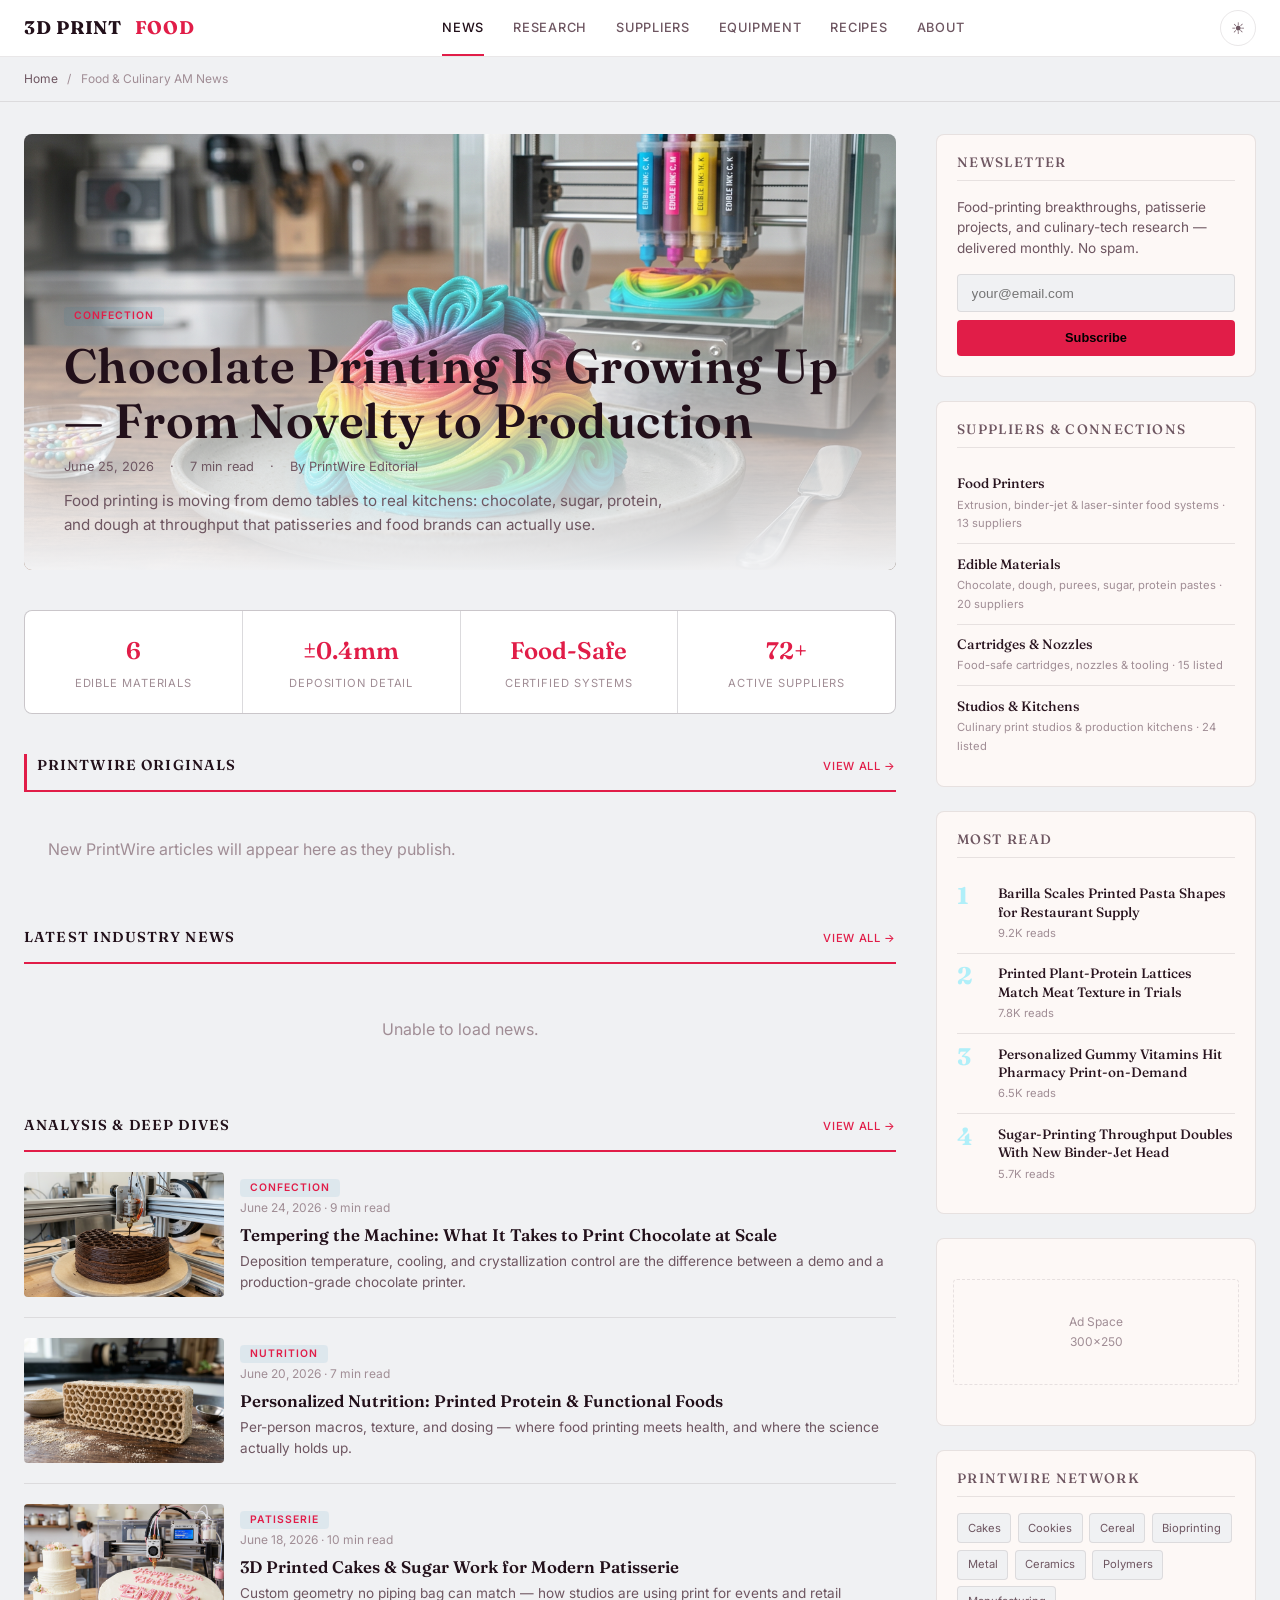
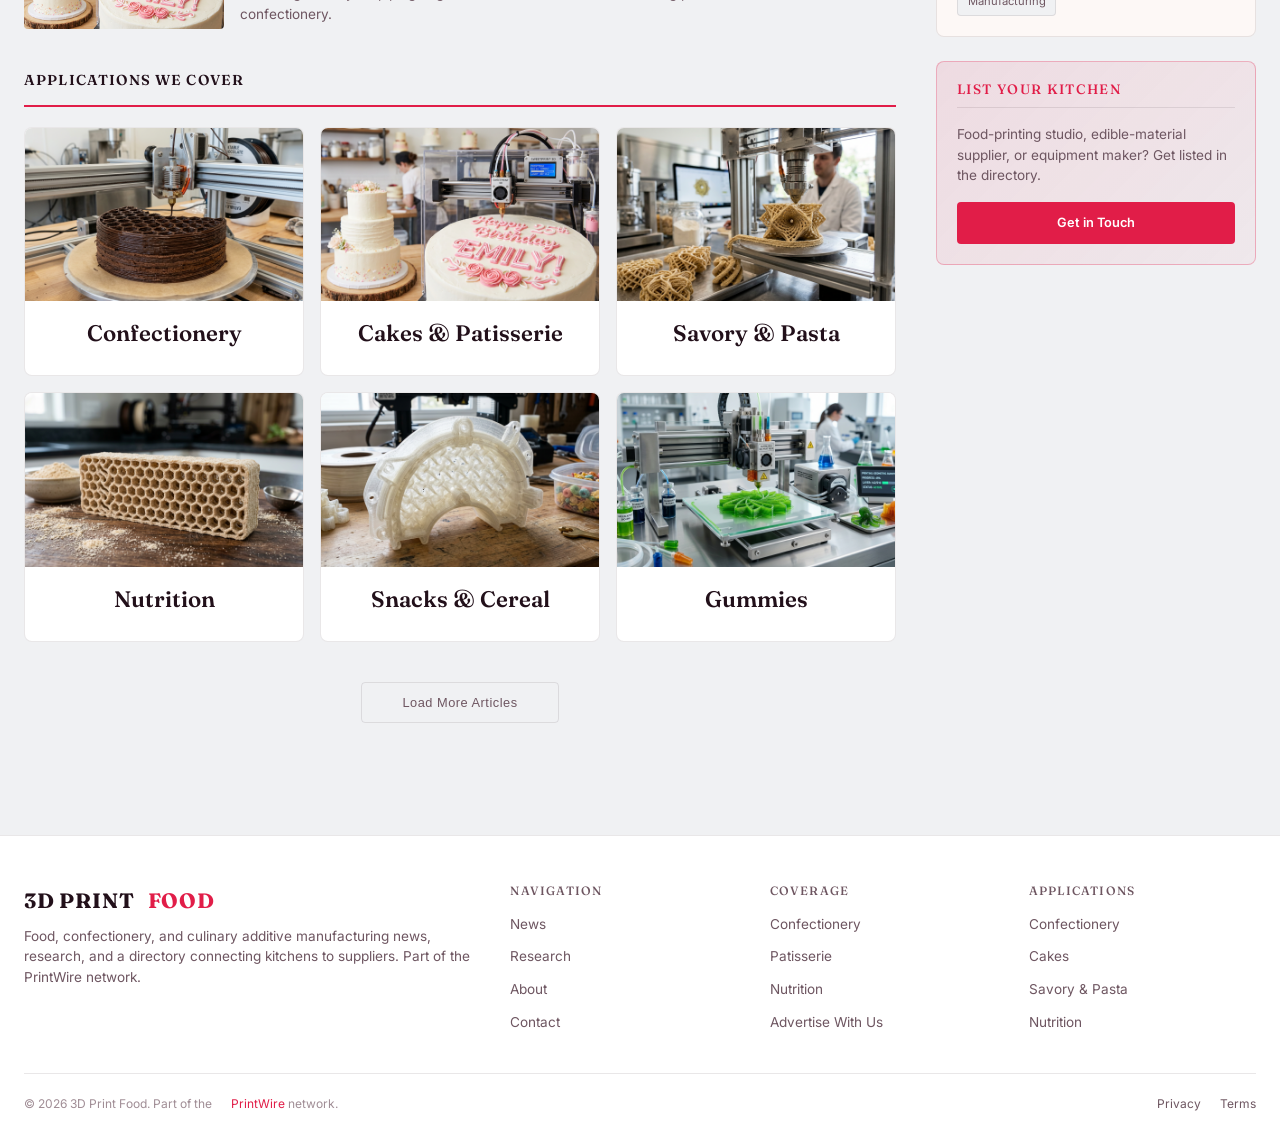
<file: public/index.html>
<!DOCTYPE html>
<html lang="en">
<head>
  <meta charset="UTF-8">
  <meta name="viewport" content="width=device-width, initial-scale=1.0">
  <meta name="description" content="3D Print Food: food, confectionery, and culinary additive manufacturing news, research, and a directory connecting kitchens to suppliers.">
  <title>3D Print Food — Food &amp; Culinary AM News &amp; Suppliers</title>
  <link rel="preconnect" href="https://fonts.googleapis.com">
  <link rel="preconnect" href="https://fonts.gstatic.com" crossorigin>
  <link href="https://fonts.googleapis.com/css2?family=Fraunces:opsz,wght@9..144,500;9..144,600;9..144,700&family=Inter:wght@400;500;600&display=swap" rel="stylesheet">
  <link rel="stylesheet" href="css/editorial.css">
  <link rel="icon" type="image/svg+xml" href="/favicon.svg">
  <meta property="og:type" content="website">
  <meta property="og:title" content="3D Print Food — Food &amp; Culinary AM News &amp; Suppliers">
  <meta property="og:description" content="3D Print Food: food, confectionery, and culinary additive manufacturing news, research, and a directory connecting kitchens to suppliers.">
  <meta property="og:image" content="https://3dprintfood.com/images/03_multicolor_food.png">
  <meta property="og:url" content="https://3dprintfood.com/">
  <meta name="twitter:card" content="summary_large_image">
  <meta name="twitter:image" content="https://3dprintfood.com/images/03_multicolor_food.png">
</head>
<body>

<!-- ── Header ─────────────────────────────────── -->
<header class="ed-header">
  <div class="ed-header-inner">
    <a href="index.html" class="ed-logo">
      3D&nbsp;PRINT&nbsp;<span class="ed-logo-accent">FOOD</span>
    </a>
    <button class="ed-nav-toggle" aria-label="Menu" onclick="document.querySelector('.ed-nav').classList.toggle('open')">&#9776;</button>
    <nav class="ed-nav">
      <a href="index.html" class="active">News</a>
      <a href="/articles/">Research</a>
      <a href="#suppliers">Suppliers</a>
      <a href="#suppliers">Equipment</a>
      <a href="#suppliers">Recipes</a>
      <a href="about.html">About</a>
    </nav>
    <button class="ed-theme-toggle" id="themeToggle" aria-label="Toggle light/dark mode" title="Toggle light/dark mode">&#9728;</button>
  </div>
</header>

<!-- ── Breadcrumbs ────────────────────────────── -->
<div class="ed-breadcrumbs">
  <a href="index.html">Home</a> <span>/</span> Food &amp; Culinary AM News
</div>

<!-- ── Main Layout ────────────────────────────── -->
<div class="ed-layout">
  <div class="ed-main">

    <!-- Featured Story -->
    <article class="ed-hero">
      <img src="images/03_multicolor_food.png" alt="Colorful 3D printed food">
      <div class="ed-hero-overlay"></div>
      <div class="ed-hero-content">
        <span class="ed-badge">Confection</span>
        <h1><a href="#">Chocolate Printing Is Growing Up — From Novelty to Production</a></h1>
        <div class="ed-hero-meta">
          <span>June 25, 2026</span>
          <span>·</span>
          <span>7 min read</span>
          <span>·</span>
          <span>By PrintWire Editorial</span>
        </div>
        <p class="ed-hero-excerpt">Food printing is moving from demo tables to real kitchens: chocolate, sugar, protein, and dough at throughput that patisseries and food brands can actually use.</p>
      </div>
    </article>

    <!-- Stats Bar -->
    <div class="ed-stats">
      <div class="ed-stat">
        <div class="ed-stat-value">6</div>
        <div class="ed-stat-label">Edible Materials</div>
      </div>
      <div class="ed-stat">
        <div class="ed-stat-value">±0.4mm</div>
        <div class="ed-stat-label">Deposition Detail</div>
      </div>
      <div class="ed-stat">
        <div class="ed-stat-value">Food-Safe</div>
        <div class="ed-stat-label">Certified Systems</div>
      </div>
      <div class="ed-stat">
        <div class="ed-stat-value">72+</div>
        <div class="ed-stat-label">Active Suppliers</div>
      </div>
    </div>

    <!-- PrintWire Originals — network-wide originals (featured) -->
    <div class="ed-section-label" style="border-left:3px solid var(--accent);padding-left:0.6rem;">
      PrintWire Originals
      <a href="/articles/">View All &rarr;</a>
    </div>
    <div class="ed-card-grid" id="pwOriginals">
      <div style="grid-column:1/-1;text-align:center;padding:2rem;color:var(--text-faint);">Loading PrintWire articles…</div>
    </div>

    <!-- Latest News — PrintWire + industry (RSS) -->
    <div class="ed-section-label">
      Latest Industry News
      <a href="#">View All &rarr;</a>
    </div>
    <div class="ed-card-grid" id="newsGrid">
      <div style="grid-column: 1/-1; text-align:center; padding:2rem; color:var(--text-faint);">Loading latest news…</div>
    </div>

    <!-- Analysis & Deep Dives -->
    <div class="ed-section-label">
      Analysis &amp; Deep Dives
      <a href="#">View All &rarr;</a>
    </div>
    <div class="ed-list">
      <article class="ed-list-item">
        <img src="images/01_chocolate_extrusion.png" alt="Chocolate 3D printing">
        <div>
          <span class="ed-badge">Confection</span>
          <div class="ed-card-meta">June 24, 2026 · 9 min read</div>
          <h3><a href="#">Tempering the Machine: What It Takes to Print Chocolate at Scale</a></h3>
          <p class="ed-card-excerpt">Deposition temperature, cooling, and crystallization control are the difference between a demo and a production-grade chocolate printer.</p>
        </div>
      </article>
      <article class="ed-list-item">
        <img src="images/10_protein_lattice.png" alt="Printed protein lattice">
        <div>
          <span class="ed-badge">Nutrition</span>
          <div class="ed-card-meta">June 20, 2026 · 7 min read</div>
          <h3><a href="#">Personalized Nutrition: Printed Protein &amp; Functional Foods</a></h3>
          <p class="ed-card-excerpt">Per-person macros, texture, and dosing — where food printing meets health, and where the science actually holds up.</p>
        </div>
      </article>
      <article class="ed-list-item">
        <img src="images/09_custom_cake.png" alt="Custom 3D printed cake">
        <div>
          <span class="ed-badge">Patisserie</span>
          <div class="ed-card-meta">June 18, 2026 · 10 min read</div>
          <h3><a href="#">3D Printed Cakes &amp; Sugar Work for Modern Patisserie</a></h3>
          <p class="ed-card-excerpt">Custom geometry no piping bag can match — how studios are using print for events and retail confectionery.</p>
        </div>
      </article>
    </div>

    <!-- Applications -->
    <div class="ed-section-label">
      Applications We Cover
    </div>
    <div class="ed-card-grid" style="grid-template-columns: repeat(3, 1fr); gap: 1rem; margin-bottom: 2.5rem;">
      <a href="#" class="ed-card" style="text-align:center;">
        <img class="ed-card-img" src="images/01_chocolate_extrusion.png" alt="Confectionery">
        <div class="ed-card-body"><h3>Confectionery</h3></div>
      </a>
      <a href="#" class="ed-card" style="text-align:center;">
        <img class="ed-card-img" src="images/09_custom_cake.png" alt="Cakes & Patisserie">
        <div class="ed-card-body"><h3>Cakes &amp; Patisserie</h3></div>
      </a>
      <a href="#" class="ed-card" style="text-align:center;">
        <img class="ed-card-img" src="images/06_pasta_shapes.png" alt="Savory & Pasta">
        <div class="ed-card-body"><h3>Savory &amp; Pasta</h3></div>
      </a>
      <a href="#" class="ed-card" style="text-align:center;">
        <img class="ed-card-img" src="images/10_protein_lattice.png" alt="Nutrition">
        <div class="ed-card-body"><h3>Nutrition</h3></div>
      </a>
      <a href="#" class="ed-card" style="text-align:center;">
        <img class="ed-card-img" src="images/07_cereal_bowl.png" alt="Snacks & Cereal">
        <div class="ed-card-body"><h3>Snacks &amp; Cereal</h3></div>
      </a>
      <a href="#" class="ed-card" style="text-align:center;">
        <img class="ed-card-img" src="images/05_gummy_precision.png" alt="Gummies">
        <div class="ed-card-body"><h3>Gummies</h3></div>
      </a>
    </div>

    <!-- Load More -->
    <div class="ed-load-more">
      <button>Load More Articles</button>
    </div>

  </div>

  <!-- ── Sidebar ─────────────────────────────── -->
  <aside class="ed-sidebar">

    <!-- Newsletter -->
    <div class="ed-sidebar-block ed-newsletter">
      <h4>Newsletter</h4>
      <p>Food-printing breakthroughs, patisserie projects, and culinary-tech research — delivered monthly. No spam.</p>
      <form action="https://api.web3forms.com/submit" method="POST" onsubmit="this.querySelector('button').textContent='Subscribed!';this.querySelector('button').disabled=true;">
        <input type="hidden" name="access_key" value="6f33053b-6d08-414b-9615-665f88c98da8">
        <input type="hidden" name="subject" value="Newsletter Signup — 3dprintfood.com">
        <input type="hidden" name="from_name" value="Newsletter Signup">
        <input type="email" name="email" placeholder="your@email.com" required>
        <button type="submit">Subscribe</button>
      </form>
    </div>

    <!-- Suppliers & Connections -->
    <div class="ed-sidebar-block" id="suppliers">
      <h4>Suppliers &amp; Connections</h4>
      <div class="ed-popular-item">
        <div>
          <h3><a href="#">Food Printers</a></h3>
          <div class="ed-popular-meta">Extrusion, binder-jet &amp; laser-sinter food systems · 13 suppliers</div>
        </div>
      </div>
      <div class="ed-popular-item">
        <div>
          <h3><a href="#">Edible Materials</a></h3>
          <div class="ed-popular-meta">Chocolate, dough, purees, sugar, protein pastes · 20 suppliers</div>
        </div>
      </div>
      <div class="ed-popular-item">
        <div>
          <h3><a href="#">Cartridges &amp; Nozzles</a></h3>
          <div class="ed-popular-meta">Food-safe cartridges, nozzles &amp; tooling · 15 listed</div>
        </div>
      </div>
      <div class="ed-popular-item">
        <div>
          <h3><a href="#">Studios &amp; Kitchens</a></h3>
          <div class="ed-popular-meta">Culinary print studios &amp; production kitchens · 24 listed</div>
        </div>
      </div>
    </div>

    <!-- Most Read -->
    <div class="ed-sidebar-block">
      <h4>Most Read</h4>
      <div class="ed-popular-item">
        <span class="ed-popular-num">1</span>
        <div>
          <h3><a href="#">Barilla Scales Printed Pasta Shapes for Restaurant Supply</a></h3>
          <div class="ed-popular-meta">9.2K reads</div>
        </div>
      </div>
      <div class="ed-popular-item">
        <span class="ed-popular-num">2</span>
        <div>
          <h3><a href="#">Printed Plant-Protein Lattices Match Meat Texture in Trials</a></h3>
          <div class="ed-popular-meta">7.8K reads</div>
        </div>
      </div>
      <div class="ed-popular-item">
        <span class="ed-popular-num">3</span>
        <div>
          <h3><a href="#">Personalized Gummy Vitamins Hit Pharmacy Print-on-Demand</a></h3>
          <div class="ed-popular-meta">6.5K reads</div>
        </div>
      </div>
      <div class="ed-popular-item">
        <span class="ed-popular-num">4</span>
        <div>
          <h3><a href="#">Sugar-Printing Throughput Doubles With New Binder-Jet Head</a></h3>
          <div class="ed-popular-meta">5.7K reads</div>
        </div>
      </div>
    </div>

    <!-- Ad Placeholder -->
    <div class="ed-sidebar-block" style="text-align:center; color: var(--text-faint); font-size: 0.75rem; padding: 2.5rem 1rem;">
      <div style="border: 1px dashed var(--border); border-radius: 4px; padding: 2rem 1rem;">
        Ad Space<br>300×250
      </div>
    </div>

    <!-- Network Links -->
    <div class="ed-sidebar-block">
      <h4>PrintWire Network</h4>
      <div class="ed-network-links">
        <a href="https://3dprintcakes.com">Cakes</a>
        <a href="https://3dprintcookies.com">Cookies</a>
        <a href="https://3dprintcereal.com">Cereal</a>
        <a href="https://3dprinttissue.com">Bioprinting</a>
        <a href="https://dmls3d.com">Metal</a>
        <a href="https://3dprintceramics.com">Ceramics</a>
        <a href="https://3dprintcomposites.com">Polymers</a>
        <a href="https://sendcutship.com">Manufacturing</a>
      </div>
    </div>

    <!-- Studio CTA -->
    <div class="ed-sidebar-block" style="background: linear-gradient(135deg, rgba(225,29,72,0.10), rgba(225,29,72,0.04)); border-color: var(--border-accent);">
      <h4 style="color: var(--accent);">List Your Kitchen</h4>
      <p style="font-size: 0.85rem; color: var(--text-dim); margin-bottom: 1rem; line-height: 1.5;">Food-printing studio, edible-material supplier, or equipment maker? Get listed in the directory.</p>
      <a href="contact.html" style="display:block;text-align:center;padding:0.65rem;background:var(--accent);border-radius:4px;color:#fff;font-weight:600;font-size:0.8rem;transition:background 0.25s;" onmouseover="this.style.background='var(--accent-dark)'" onmouseout="this.style.background='var(--accent)'">Get in Touch</a>
    </div>

  </aside>
</div>

<!-- ── Footer ─────────────────────────────────── -->
<footer class="ed-footer">
  <div class="ed-footer-inner">
    <div class="ed-footer-brand">
      <div class="ed-logo" style="font-size:1.3rem; margin-bottom: 0.5rem;">3D&nbsp;PRINT&nbsp;<span class="ed-logo-accent">FOOD</span></div>
      <p>Food, confectionery, and culinary additive manufacturing news, research, and a directory connecting kitchens to suppliers. Part of the PrintWire network.</p>
    </div>
    <div>
      <h4>Navigation</h4>
      <ul>
        <li><a href="index.html">News</a></li>
        <li><a href="/articles/">Research</a></li>
        <li><a href="about.html">About</a></li>
        <li><a href="contact.html">Contact</a></li>
      </ul>
    </div>
    <div>
      <h4>Coverage</h4>
      <ul>
        <li><a href="#">Confectionery</a></li>
        <li><a href="#">Patisserie</a></li>
        <li><a href="#">Nutrition</a></li>
        <li><a href="advertise.html">Advertise With Us</a></li>
      </ul>
    </div>
    <div>
      <h4>Applications</h4>
      <ul>
        <li><a href="#">Confectionery</a></li>
        <li><a href="#">Cakes</a></li>
        <li><a href="#">Savory &amp; Pasta</a></li>
        <li><a href="#">Nutrition</a></li>
      </ul>
    </div>
  </div>
  <div class="ed-footer-bottom">
    <span>&copy; 2026 3D Print Food. Part of the <a href="https://3dprint.space" style="color:var(--accent);">PrintWire</a> network.</span>
    <span>
      <a href="#">Privacy</a>
      <a href="#">Terms</a>
    </span>
  </div>
</footer>

<script>
// ── Mobile nav toggle ──
document.querySelector('.ed-nav-toggle')?.addEventListener('click', () => {
  document.querySelector('.ed-nav').classList.toggle('open');
});

// ── Theme toggle (light/dark) — light default ──
(function() {
  const btn = document.getElementById('themeToggle');
  const root = document.documentElement;
  function setTheme(theme) {
    root.setAttribute('data-theme', theme);
    localStorage.setItem('ed-theme', theme);
    btn.innerHTML = theme === 'dark' ? '&#9790;' : '&#9728;';
    btn.title = theme === 'dark' ? 'Switch to light mode' : 'Switch to dark mode';
  }
  const saved = localStorage.getItem('ed-theme');
  setTheme(saved || 'light');
  btn.addEventListener('click', () => {
    const current = root.getAttribute('data-theme') || 'light';
    setTheme(current === 'dark' ? 'light' : 'dark');
  });
})();

// ── News Feed: network-wide PrintWire Originals + industry RSS ──
(function() {
  var grid = document.getElementById('newsGrid');
  var orig = document.getElementById('pwOriginals');

  var feeds = [
    { url: 'https://news.google.com/rss/search?q=3D+printed+food+culinary&hl=en-US&gl=US&ceid=US:en', name: 'Google News' },
    { url: 'https://news.google.com/rss/search?q=food+3D+printing+chocolate+confectionery&hl=en-US&gl=US&ceid=US:en', name: 'Google News' },
    { url: 'https://news.google.com/rss/search?q=printed+protein+alternative+food+technology&hl=en-US&gl=US&ceid=US:en', name: 'Google News' },
    { url: 'https://3dprintingindustry.com/feed/', name: '3DPI' }
  ];

  var api = 'https://api.rss2json.com/v1/api.json?rss_url=';
  var rss = [];
  var localArts = [];
  var loaded = 0;
  var total = feeds.length;
  var fallbackImgs = [
    'images/01_chocolate_extrusion.png','images/02_sugar_layers.png','images/03_multicolor_food.png',
    'images/05_gummy_precision.png','images/06_pasta_shapes.png','images/07_cereal_bowl.png',
    'images/09_custom_cake.png','images/10_protein_lattice.png'
  ];

  function stripHtml(html) {
    var d = document.createElement('div'); d.innerHTML = html;
    return d.textContent || '';
  }
  function esc(s) {
    var d = document.createElement('div'); d.appendChild(document.createTextNode(s));
    return d.innerHTML;
  }
  function card(a, i) {
    var img = a.img || fallbackImgs[i % fallbackImgs.length];
    var fb = fallbackImgs[(i+1) % fallbackImgs.length];
    var open = a.local
      ? 'onclick="location.href=\'' + esc(a.link) + '\'"'
      : 'onclick="window.open(\'' + esc(a.link) + '\',\'_blank\',\'noopener\')"';
    var linkAttrs = a.local ? 'href="' + esc(a.link) + '"'
      : 'href="' + esc(a.link) + '" target="_blank" rel="noopener"';
    var badge = a.local
      ? '<span class="ed-badge" style="background:var(--accent);color:#fff;">' + esc(a.source) + '</span>'
      : '<span class="ed-badge">' + esc(a.source) + '</span>';
    return '<article class="ed-card" style="cursor:pointer" ' + open + '>' +
      '<img class="ed-card-img" src="' + esc(img) + '" alt="" loading="lazy" onerror="this.onerror=null;this.src=\'' + fb + '\'">' +
      '<div class="ed-card-body">' + badge +
        '<div class="ed-card-meta">' + esc(a.dateStr || '') + '</div>' +
        '<h3><a ' + linkAttrs + ' onclick="event.stopPropagation()">' + esc(a.title) + '</a></h3>' +
        '<p class="ed-card-excerpt">' + esc(a.desc) + '</p>' +
      '</div></article>';
  }

  var localReady = fetch('network.json', { cache: 'no-store' })
    .then(function(r){ return r.ok ? r.json() : []; })
    .then(function(items){
      (items || []).forEach(function(it, i){
        localArts.push({ title: it.title, link: it.url, desc: it.summary || '',
          date: it.iso, dateStr: it.date, source: (it.origin || 'PrintWire'), local: true,
          img: it.img || fallbackImgs[i % fallbackImgs.length] });
      });
      if (orig) {
        orig.innerHTML = localArts.length
          ? localArts.slice(0, 6).map(card).join('')
          : '<div style="grid-column:1/-1;padding:1.5rem;color:var(--text-faint);">New PrintWire articles will appear here as they publish.</div>';
      }
    })
    .catch(function(){ if (orig) orig.innerHTML = ''; });

  var timeout = setTimeout(finish, 8000);
  feeds.forEach(function(feed) {
    fetch(api + encodeURIComponent(feed.url))
      .then(function(r){ return r.json(); })
      .then(function(data){
        if (data.status === 'ok' && data.items) {
          data.items.forEach(function(item){
            rss.push({ title: item.title, link: item.link,
              desc: stripHtml(item.description).substring(0,140) + '…',
              date: item.pubDate, source: feed.name, local: false,
              img: item.thumbnail || (item.enclosure && item.enclosure.link) || '' });
          });
        }
      })
      .catch(function(){})
      .then(function(){ loaded++; if (loaded === total) { clearTimeout(timeout); finish(); } });
  });

  var done = false;
  function finish(){ if (done) return; done = true; localReady.then(render); }
  function render(){
    if (!grid) return;
    var merged = localArts.concat(rss);
    merged.forEach(function(a){ if (!a.dateStr && a.date) a.dateStr = new Date(a.date).toLocaleDateString('en-US',{year:'numeric',month:'short',day:'numeric'}); });
    merged.sort(function(a,b){ return new Date(b.date) - new Date(a.date); });
    var top = merged.slice(0, 8);
    grid.innerHTML = top.length
      ? top.map(card).join('')
      : '<div style="grid-column:1/-1;text-align:center;padding:2rem;color:var(--text-faint);">Unable to load news.</div>';
  }
})();
</script>
</body>
</html>
</file>
<file: public/css/editorial.css>
/* ============================================
   3dprintmetal.com — Editorial Layout
   Inspired by 3dnatives.com, modernized
   ============================================ */

/* ── Shared Tokens ───────────────────────────── */
:root {
  --accent: #00a8cc;
  --accent-dark: #008fad;
  --accent-dim: rgba(0,168,204,0.12);
  --red: #e53e3e;
  --radius: 8px;
  --radius-sm: 4px;
  --font-display: 'Oswald', sans-serif;
  --font-body: 'Inter', sans-serif;
  --transition: 0.25s cubic-bezier(0.4,0,0.2,1);
}

/* ── Dark Mode (default) ─────────────────────── */
:root, [data-theme="dark"] {
  --bg: #08090f;
  --bg-surface: #0e1019;
  --bg-card: #141620;
  --bg-card-hover: #1a1d2e;
  --bg-sidebar: #0f1118;
  --text: #e2e4e8;
  --text-dim: #8a8f9d;
  --text-faint: #555a68;
  --heading: #ffffff;
  --border: rgba(255,255,255,0.06);
  --border-accent: rgba(0,168,204,0.2);
  --shadow: 0 1px 3px rgba(0,0,0,0.4);
  --shadow-hover: 0 8px 24px rgba(0,0,0,0.5);
  --header-bg: rgba(8,9,15,0.92);
  --badge-bg: rgba(0,168,204,0.12);
  --input-bg: #0a0b12;
}

/* ── Light Mode ──────────────────────────────── */
[data-theme="light"] {
  --accent: #0077a8;
  --accent-dark: #005f85;
  --accent-dim: rgba(0,119,168,0.08);
  --bg: #f5f6f8;
  --bg-surface: #ffffff;
  --bg-card: #ffffff;
  --bg-card-hover: #f0f1f3;
  --bg-sidebar: #fafbfc;
  --text: #2d3748;
  --text-dim: #5a6577;
  --text-faint: #8e96a4;
  --heading: #1a202c;
  --border: rgba(0,0,0,0.08);
  --border-accent: rgba(0,119,168,0.2);
  --shadow: 0 1px 3px rgba(0,0,0,0.06);
  --shadow-hover: 0 8px 24px rgba(0,0,0,0.1);
  --header-bg: rgba(255,255,255,0.95);
  --badge-bg: rgba(0,119,168,0.08);
  --input-bg: #f0f1f3;
}

/* System preference when no manual choice */
@media (prefers-color-scheme: light) {
  :root:not([data-theme]) {
    --accent: #0077a8;
    --accent-dark: #005f85;
    --accent-dim: rgba(0,119,168,0.08);
    --bg: #f5f6f8;
    --bg-surface: #ffffff;
    --bg-card: #ffffff;
    --bg-card-hover: #f0f1f3;
    --bg-sidebar: #fafbfc;
    --text: #2d3748;
    --text-dim: #5a6577;
    --text-faint: #8e96a4;
    --heading: #1a202c;
    --border: rgba(0,0,0,0.08);
    --border-accent: rgba(0,119,168,0.2);
    --shadow: 0 1px 3px rgba(0,0,0,0.06);
    --shadow-hover: 0 8px 24px rgba(0,0,0,0.1);
    --header-bg: rgba(255,255,255,0.95);
    --badge-bg: rgba(0,119,168,0.08);
    --input-bg: #f0f1f3;
  }
}

/* ── Reset ───────────────────────────────────── */
*,*::before,*::after { margin:0;padding:0;box-sizing:border-box; }
html { scroll-behavior:smooth; font-size:16px; }
body {
  font-family: var(--font-body);
  color: var(--text);
  background: var(--input-bg);
  line-height: 1.65;
  -webkit-font-smoothing: antialiased;
  overflow-x: hidden;
}
a { color: inherit; text-decoration: none; }
img { max-width: 100%; display: block; }

/* ── Typography ──────────────────────────────── */
h1,h2,h3,h4 { font-family: var(--font-display); font-weight: 600; line-height: 1.15; color: var(--heading); }
h1 { font-size: clamp(2rem, 5vw, 3rem); letter-spacing: 0.01em; }
h2 { font-size: clamp(1.5rem, 3.5vw, 2.2rem); }
h3 { font-size: clamp(1.1rem, 2vw, 1.4rem); }
h4 { font-size: 0.85rem; text-transform: uppercase; letter-spacing: 0.1em; color: var(--text-dim); font-weight: 500; }

/* ── Header ──────────────────────────────────── */
.ed-header {
  position: sticky; top: 0; z-index: 100;
  background: var(--header-bg);
  backdrop-filter: blur(16px);
  border-bottom: 1px solid var(--border);
}
.ed-header-inner {
  max-width: 1280px;
  margin: 0 auto;
  display: flex;
  align-items: center;
  justify-content: space-between;
  padding: 0 1.5rem;
  height: 56px;
}
.ed-logo {
  font-family: var(--font-display);
  font-size: 1.15rem;
  font-weight: 700;
  color: var(--heading);
  letter-spacing: 0.04em;
  display: flex; align-items: center; gap: 0.5rem;
}
.ed-logo-accent { color: var(--accent); }
.ed-nav { display: flex; gap: 0; align-items: center; }
.ed-nav a {
  padding: 0 0.9rem;
  font-size: 0.8rem;
  font-weight: 500;
  color: var(--text-dim);
  text-transform: uppercase;
  letter-spacing: 0.06em;
  transition: color var(--transition);
  line-height: 56px;
  position: relative;
}
.ed-nav a:hover, .ed-nav a.active { color: var(--heading); }
.ed-nav a.active::after {
  content: ''; position: absolute; bottom: 0; left: 0.9rem; right: 0.9rem;
  height: 2px; background: var(--accent);
}
.ed-nav-toggle {
  display: none; background: none; border: none; color: var(--text);
  font-size: 1.5rem; cursor: pointer; padding: 0.5rem;
}

/* Theme toggle */
.ed-theme-toggle {
  background: none; border: 1px solid var(--border);
  color: var(--text-dim); cursor: pointer;
  width: 36px; height: 36px;
  border-radius: 50%;
  display: flex; align-items: center; justify-content: center;
  font-size: 1rem;
  transition: all var(--transition);
  margin-left: 0.5rem;
  flex-shrink: 0;
}
.ed-theme-toggle:hover { border-color: var(--accent); color: var(--accent); }

/* ── Breadcrumbs ─────────────────────────────── */
.ed-breadcrumbs {
  max-width: 1280px; margin: 0 auto;
  padding: 0.75rem 1.5rem;
  font-size: 0.75rem;
  color: var(--text-faint);
  border-bottom: 1px solid var(--border);
}
.ed-breadcrumbs a { color: var(--text-dim); transition: color var(--transition); }
.ed-breadcrumbs a:hover { color: var(--accent); }
.ed-breadcrumbs span { margin: 0 0.4rem; }

/* ── Layout ──────────────────────────────────── */
.ed-layout {
  max-width: 1280px;
  margin: 0 auto;
  display: grid;
  grid-template-columns: 1fr 320px;
  gap: 2.5rem;
  padding: 2rem 1.5rem;
  align-items: start;
}
.ed-main { min-width: 0; }
.ed-sidebar { position: sticky; top: 72px; }

/* ── Hero / Featured Story ───────────────────── */
.ed-hero {
  margin-bottom: 2.5rem;
  position: relative;
  border-radius: var(--radius);
  overflow: hidden;
  background: var(--bg-card);
}
.ed-hero img {
  width: 100%;
  aspect-ratio: 16/8;
  object-fit: cover;
  display: block;
}
.ed-hero-overlay {
  position: absolute; inset: 0;
  background: linear-gradient(0deg, rgba(8,9,15,0.95) 0%, rgba(8,9,15,0.3) 50%, transparent 100%);
}
[data-theme="light"] .ed-hero-overlay {
  background: linear-gradient(0deg, rgba(245,246,248,0.97) 0%, rgba(245,246,248,0.4) 50%, transparent 100%);
}
.ed-hero-content {
  position: absolute;
  bottom: 0; left: 0; right: 0;
  padding: 2rem 2.5rem;
}
.ed-hero .ed-badge { margin-bottom: 0.75rem; }
.ed-hero h1 { margin-bottom: 0.5rem; }
.ed-hero h1 a { color: var(--heading); transition: color var(--transition); }
.ed-hero h1 a:hover { color: var(--accent); }
.ed-hero-meta {
  font-size: 0.8rem;
  color: var(--text-dim);
  display: flex; gap: 1rem; align-items: center;
}
.ed-hero-excerpt {
  margin-top: 0.75rem;
  font-size: 0.95rem;
  color: var(--text-dim);
  line-height: 1.6;
  max-width: 600px;
}

/* ── Badge / Tag ─────────────────────────────── */
.ed-badge {
  display: inline-block;
  font-size: 0.65rem;
  font-weight: 600;
  text-transform: uppercase;
  letter-spacing: 0.1em;
  padding: 0.25rem 0.6rem;
  border-radius: var(--radius-sm);
  background: var(--badge-bg);
  color: var(--accent);
  line-height: 1;
}
.ed-badge.red { background: rgba(255,68,68,0.12); color: var(--red); }

/* ── Section Label ───────────────────────────── */
.ed-section-label {
  font-family: var(--font-display);
  font-size: 0.9rem;
  font-weight: 600;
  text-transform: uppercase;
  letter-spacing: 0.08em;
  color: var(--heading);
  margin-bottom: 1.25rem;
  padding-bottom: 0.75rem;
  border-bottom: 2px solid var(--accent);
  display: flex;
  align-items: center;
  justify-content: space-between;
}
.ed-section-label a {
  font-family: var(--font-body);
  font-size: 0.7rem;
  font-weight: 500;
  color: var(--accent);
  text-transform: uppercase;
  letter-spacing: 0.06em;
}

/* ── Article Cards ───────────────────────────── */
.ed-card-grid {
  display: grid;
  grid-template-columns: repeat(2, 1fr);
  gap: 1.5rem;
  margin-bottom: 2.5rem;
}
.ed-card {
  background: var(--bg-card);
  border-radius: var(--radius);
  overflow: hidden;
  border: 1px solid var(--border);
  transition: transform var(--transition), box-shadow var(--transition), border-color var(--transition);
}
.ed-card:hover {
  transform: translateY(-2px);
  box-shadow: var(--shadow-hover);
  border-color: var(--border-accent);
}
.ed-card-img {
  aspect-ratio: 16/10;
  object-fit: cover;
  width: 100%;
}
.ed-card-body { padding: 1.25rem; }
.ed-card-body .ed-badge { margin-bottom: 0.65rem; }
.ed-card-body h3 { margin-bottom: 0.5rem; }
.ed-card-body h3 a { color: var(--heading); transition: color var(--transition); }
.ed-card-body h3 a:hover { color: var(--accent); }
.ed-card-meta {
  font-size: 0.75rem;
  color: var(--text-faint);
  margin-bottom: 0.5rem;
}
.ed-card-excerpt {
  font-size: 0.85rem;
  color: var(--text-dim);
  line-height: 1.55;
  display: -webkit-box;
  -webkit-line-clamp: 3;
  -webkit-box-orient: vertical;
  overflow: hidden;
}

/* ── Article List (compact) ──────────────────── */
.ed-list { display: flex; flex-direction: column; gap: 1.25rem; margin-bottom: 2.5rem; }
.ed-list-item {
  display: grid;
  grid-template-columns: 200px 1fr;
  gap: 1rem;
  padding-bottom: 1.25rem;
  border-bottom: 1px solid var(--border);
  align-items: start;
}
.ed-list-item:last-child { border-bottom: none; padding-bottom: 0; }
.ed-list-item img {
  aspect-ratio: 16/10;
  object-fit: cover;
  border-radius: var(--radius-sm);
  width: 100%;
}
.ed-list-item h3 { font-size: 1.05rem; margin-bottom: 0.35rem; }
.ed-list-item h3 a { color: var(--heading); transition: color var(--transition); }
.ed-list-item h3 a:hover { color: var(--accent); }

/* ── Sidebar ─────────────────────────────────── */
.ed-sidebar-block {
  background: var(--bg-sidebar);
  border: 1px solid var(--border);
  border-radius: var(--radius);
  padding: 1.25rem;
  margin-bottom: 1.5rem;
}
.ed-sidebar-block h4 {
  margin-bottom: 1rem;
  padding-bottom: 0.6rem;
  border-bottom: 1px solid var(--border);
}

/* Newsletter widget */
.ed-newsletter p { font-size: 0.85rem; color: var(--text-dim); margin-bottom: 1rem; line-height: 1.5; }
.ed-newsletter input[type="email"] {
  width: 100%;
  padding: 0.65rem 0.85rem;
  background: var(--input-bg);
  border: 1px solid var(--border);
  border-radius: var(--radius-sm);
  color: var(--text);
  font-size: 0.85rem;
  margin-bottom: 0.5rem;
  transition: border-color var(--transition);
}
.ed-newsletter input[type="email"]:focus { outline: none; border-color: var(--accent); }
.ed-newsletter button {
  width: 100%;
  padding: 0.65rem;
  background: var(--accent);
  border: none;
  border-radius: var(--radius-sm);
  color: #000;
  font-weight: 600;
  font-size: 0.8rem;
  cursor: pointer;
  transition: background var(--transition);
}
.ed-newsletter button:hover { background: var(--accent-dark); }

/* Popular posts widget */
.ed-popular-item {
  display: flex;
  gap: 0.75rem;
  padding: 0.65rem 0;
  border-bottom: 1px solid var(--border);
  align-items: start;
}
.ed-popular-item:last-child { border-bottom: none; }
.ed-popular-num {
  font-family: var(--font-display);
  font-size: 1.5rem;
  font-weight: 700;
  color: var(--accent-dim);
  line-height: 1;
  min-width: 1.8rem;
  color: rgba(0,217,255,0.3);
}
.ed-popular-item h3 { font-size: 0.85rem; font-weight: 500; line-height: 1.35; }
.ed-popular-item h3 a { color: var(--text); }
.ed-popular-item h3 a:hover { color: var(--accent); }
.ed-popular-meta { font-size: 0.7rem; color: var(--text-faint); margin-top: 0.2rem; }

/* Network links widget */
.ed-network-links { display: flex; flex-wrap: wrap; gap: 0.4rem; }
.ed-network-links a {
  font-size: 0.7rem;
  padding: 0.3rem 0.6rem;
  background: var(--input-bg);
  border: 1px solid var(--border);
  border-radius: var(--radius-sm);
  color: var(--text-dim);
  transition: all var(--transition);
}
.ed-network-links a:hover { border-color: var(--accent); color: var(--accent); }

/* ── Load More ───────────────────────────────── */
.ed-load-more {
  text-align: center;
  margin: 2rem 0;
}
.ed-load-more button {
  padding: 0.75rem 2.5rem;
  background: transparent;
  border: 1px solid var(--border);
  border-radius: var(--radius-sm);
  color: var(--text-dim);
  font-size: 0.8rem;
  font-weight: 500;
  cursor: pointer;
  letter-spacing: 0.04em;
  transition: all var(--transition);
}
.ed-load-more button:hover {
  border-color: var(--accent);
  color: var(--accent);
}

/* ── Stats Bar ───────────────────────────────── */
.ed-stats {
  display: grid;
  grid-template-columns: repeat(4, 1fr);
  gap: 1px;
  background: var(--border);
  border: 1px solid var(--border);
  border-radius: var(--radius);
  overflow: hidden;
  margin-bottom: 2.5rem;
}
.ed-stat {
  background: var(--bg-card);
  padding: 1.25rem;
  text-align: center;
}
.ed-stat-value {
  font-family: var(--font-display);
  font-size: 1.5rem;
  font-weight: 600;
  color: var(--accent);
}
.ed-stat-label {
  font-size: 0.7rem;
  text-transform: uppercase;
  letter-spacing: 0.08em;
  color: var(--text-faint);
  margin-top: 0.25rem;
}

/* ── Page Hero (inner pages) ─────────────────── */
.ed-page-hero {
  position: relative;
  border-radius: var(--radius);
  overflow: hidden;
  margin-bottom: 2.5rem;
  background: var(--bg-card);
}
.ed-page-hero img {
  width: 100%; aspect-ratio: 16/6; object-fit: cover;
}
.ed-page-hero-overlay {
  position: absolute; inset: 0;
  background: linear-gradient(0deg, rgba(8,9,15,0.9) 0%, rgba(8,9,15,0.4) 60%, transparent 100%);
}
[data-theme="light"] .ed-page-hero-overlay {
  background: linear-gradient(0deg, rgba(245,246,248,0.95) 0%, rgba(245,246,248,0.5) 60%, transparent 100%);
}
.ed-page-hero-content {
  position: absolute; bottom: 0; left: 0; right: 0;
  padding: 2rem 2.5rem;
}
.ed-page-hero h1 { margin-bottom: 0.5rem; }
.ed-page-hero p { color: var(--text-dim); font-size: 1rem; max-width: 600px; }

/* ── Content Sections ────────────────────────── */
.ed-content { max-width: 1280px; margin: 0 auto; padding: 0 1.5rem; }
.ed-content-narrow { max-width: 860px; margin: 0 auto; padding: 0 1.5rem; }
.ed-section { margin-bottom: 3rem; }
.ed-section p { color: var(--text-dim); line-height: 1.75; margin-bottom: 1rem; font-size: 0.95rem; }
.ed-section p:last-child { margin-bottom: 0; }

/* Two-column content block */
.ed-two-col {
  display: grid;
  grid-template-columns: 1fr 1fr;
  gap: 2.5rem;
  align-items: start;
  margin-bottom: 2.5rem;
}
.ed-two-col img { border-radius: var(--radius); width: 100%; }

/* Content cards (mission, values, etc.) */
.ed-content-card {
  background: var(--bg-card);
  border: 1px solid var(--border);
  border-radius: var(--radius);
  padding: 1.75rem;
  transition: border-color var(--transition);
}
.ed-content-card:hover { border-color: var(--border-accent); }
.ed-content-card h3 { margin-bottom: 0.75rem; font-size: 1.15rem; }
.ed-content-card p { margin-bottom: 0; }
.ed-content-card .ed-icon {
  font-size: 1.5rem; margin-bottom: 0.75rem; display: block;
}
.ed-grid-2 { display: grid; grid-template-columns: 1fr 1fr; gap: 1.5rem; margin-bottom: 2.5rem; }
.ed-grid-3 { display: grid; grid-template-columns: repeat(3, 1fr); gap: 1.5rem; margin-bottom: 2.5rem; }
.ed-grid-4 { display: grid; grid-template-columns: repeat(4, 1fr); gap: 1.25rem; margin-bottom: 2.5rem; }

/* Service detail cards */
.ed-service-detail {
  display: grid;
  grid-template-columns: 280px 1fr;
  gap: 1.5rem;
  background: var(--bg-card);
  border: 1px solid var(--border);
  border-radius: var(--radius);
  overflow: hidden;
  margin-bottom: 1.25rem;
  transition: border-color var(--transition);
}
.ed-service-detail:hover { border-color: var(--border-accent); }
.ed-service-detail img { width: 100%; height: 100%; object-fit: cover; }
.ed-service-detail-body { padding: 1.5rem 1.5rem 1.5rem 0; }
.ed-service-detail-body h3 { margin-bottom: 0.5rem; }

/* Timeline */
.ed-timeline { position: relative; padding-left: 2.5rem; margin-bottom: 2.5rem; }
.ed-timeline::before {
  content: ''; position: absolute; left: 0.75rem; top: 0; bottom: 0;
  width: 2px; background: var(--border);
}
.ed-timeline-step {
  position: relative; margin-bottom: 2rem; padding-bottom: 0;
}
.ed-timeline-step:last-child { margin-bottom: 0; }
.ed-timeline-num {
  position: absolute; left: -2.5rem; top: 0;
  width: 1.5rem; height: 1.5rem;
  background: var(--accent);
  color: #000;
  border-radius: 50%;
  font-size: 0.7rem;
  font-weight: 700;
  display: flex; align-items: center; justify-content: center;
}
.ed-timeline-step h3 { font-size: 1.05rem; margin-bottom: 0.35rem; }

/* Forms */
.ed-form { max-width: 100%; }
.ed-form-group { margin-bottom: 1rem; }
.ed-form-group label {
  display: block; font-size: 0.8rem; font-weight: 500;
  color: var(--text-dim); margin-bottom: 0.35rem;
}
.ed-form-group .required { color: var(--red); }
.ed-form-group input, .ed-form-group textarea, .ed-form-group select {
  width: 100%;
  padding: 0.7rem 0.9rem;
  background: var(--input-bg);
  border: 1px solid var(--border);
  border-radius: var(--radius-sm);
  color: var(--text);
  font-family: var(--font-body);
  font-size: 0.9rem;
  transition: border-color var(--transition);
}
.ed-form-group input:focus, .ed-form-group textarea:focus, .ed-form-group select:focus {
  outline: none; border-color: var(--accent);
}
.ed-form-group textarea { resize: vertical; }
.ed-form-submit {
  padding: 0.75rem 2rem;
  background: var(--accent);
  border: none;
  border-radius: var(--radius-sm);
  color: #000;
  font-weight: 600;
  font-size: 0.9rem;
  cursor: pointer;
  transition: background var(--transition);
}
.ed-form-submit:hover { background: var(--accent-dark); }

/* CTA Banner */
.ed-cta-banner {
  background: var(--bg-card);
  border: 1px solid var(--border-accent);
  border-radius: var(--radius);
  padding: 2.5rem;
  text-align: center;
  margin-bottom: 2.5rem;
}
.ed-cta-banner h2 { margin-bottom: 0.5rem; }
.ed-cta-banner p { color: var(--text-dim); margin-bottom: 1.25rem; max-width: 500px; margin-left: auto; margin-right: auto; }
.ed-cta-banner a {
  display: inline-block;
  padding: 0.75rem 2rem;
  background: var(--accent);
  color: #000;
  font-weight: 600;
  border-radius: var(--radius-sm);
  transition: background var(--transition);
}
.ed-cta-banner a:hover { background: var(--accent-dark); }

/* Package cards (advertise) */
.ed-package {
  background: var(--bg-card);
  border: 1px solid var(--border);
  border-radius: var(--radius);
  padding: 1.75rem;
  transition: border-color var(--transition);
}
.ed-package:hover { border-color: var(--border-accent); }
.ed-package h3 { margin-bottom: 0.5rem; }
.ed-package .ed-price {
  font-family: var(--font-display);
  font-size: 1.8rem; font-weight: 600;
  color: var(--accent); margin-bottom: 1rem;
}
.ed-package .ed-price span { font-size: 0.9rem; color: var(--text-faint); }
.ed-package ul {
  list-style: none; padding: 0;
}
.ed-package li {
  font-size: 0.85rem; color: var(--text-dim);
  padding: 0.4rem 0;
  border-bottom: 1px solid var(--border);
  padding-left: 1.2rem;
  position: relative;
}
.ed-package li:last-child { border-bottom: none; }
.ed-package li::before {
  content: '\2713'; position: absolute; left: 0;
  color: var(--accent); font-size: 0.75rem;
}

/* Contact info cards */
.ed-info-card {
  display: flex; gap: 1rem; align-items: start;
  padding: 1rem;
  background: var(--bg-card);
  border: 1px solid var(--border);
  border-radius: var(--radius);
}
.ed-info-card .ed-icon { font-size: 1.5rem; flex-shrink: 0; }
.ed-info-card h4 { font-size: 0.8rem; margin-bottom: 0.25rem; }
.ed-info-card p { font-size: 0.85rem; color: var(--text-dim); margin: 0; }

/* Materials list */
.ed-materials-list { list-style: none; padding: 0; }
.ed-materials-list li {
  padding: 0.5rem 0;
  border-bottom: 1px solid var(--border);
  font-size: 0.9rem;
  color: var(--text-dim);
  padding-left: 1.2rem;
  position: relative;
}
.ed-materials-list li::before {
  content: ''; position: absolute; left: 0; top: 50%;
  width: 6px; height: 6px; border-radius: 50%;
  background: var(--accent); transform: translateY(-50%);
}

@media (max-width: 768px) {
  .ed-two-col { grid-template-columns: 1fr; }
  .ed-grid-2, .ed-grid-3, .ed-grid-4 { grid-template-columns: 1fr; }
  .ed-service-detail { grid-template-columns: 1fr; }
  .ed-service-detail img { aspect-ratio: 16/9; }
  .ed-service-detail-body { padding: 1.25rem; }
  .ed-page-hero-content { padding: 1.5rem; }
}

/* ── Footer ──────────────────────────────────── */
.ed-footer {
  background: var(--bg-surface);
  border-top: 1px solid var(--border);
  padding: 3rem 1.5rem 1.5rem;
  margin-top: 3rem;
}
.ed-footer-inner {
  max-width: 1280px;
  margin: 0 auto;
  display: grid;
  grid-template-columns: 2fr 1fr 1fr 1fr;
  gap: 2rem;
}
.ed-footer-brand p { font-size: 0.85rem; color: var(--text-dim); margin-top: 0.5rem; line-height: 1.5; }
.ed-footer h4 { font-size: 0.75rem; margin-bottom: 0.75rem; }
.ed-footer ul { list-style: none; }
.ed-footer li { margin-bottom: 0.4rem; }
.ed-footer li a { font-size: 0.85rem; color: var(--text-dim); transition: color var(--transition); }
.ed-footer li a:hover { color: var(--accent); }
.ed-footer-bottom {
  max-width: 1280px;
  margin: 2rem auto 0;
  padding-top: 1.25rem;
  border-top: 1px solid var(--border);
  font-size: 0.75rem;
  color: var(--text-faint);
  display: flex;
  justify-content: space-between;
  align-items: center;
}
.ed-footer-bottom a { color: var(--text-dim); margin-left: 1rem; }
.ed-footer-bottom a:hover { color: var(--accent); }

/* ── Responsive ──────────────────────────────── */
@media (max-width: 1024px) {
  .ed-layout { grid-template-columns: 1fr; }
  .ed-sidebar { position: static; }
}
@media (max-width: 768px) {
  .ed-card-grid { grid-template-columns: 1fr; }
  .ed-list-item { grid-template-columns: 140px 1fr; }
  .ed-hero-content { padding: 1.5rem; }
  .ed-hero h1 { font-size: 1.5rem; }
  .ed-footer-inner { grid-template-columns: 1fr 1fr; }
  .ed-stats { grid-template-columns: repeat(2, 1fr); }
  .ed-nav { display: none; }
  .ed-nav.open { display: flex; flex-direction: column; position: absolute; top: 56px; left: 0; right: 0; background: var(--bg); border-bottom: 1px solid var(--border); padding: 0.5rem 0; }
  .ed-nav.open a { line-height: 2.5; padding: 0 1.5rem; }
  .ed-nav-toggle { display: block; }
}
@media (max-width: 480px) {
  .ed-list-item { grid-template-columns: 1fr; }
  .ed-list-item img { aspect-ratio: 16/9; }
  .ed-footer-inner { grid-template-columns: 1fr; }
  .ed-hero-excerpt { display: none; }
}

/* ── Berry scheme (food): light default + dark toggle, raspberry, Fraunces ── */
:root { --font-display: 'Fraunces', serif; --font-body: 'Inter', sans-serif; }
:root, [data-theme="light"] {
  --accent: #E11D48; --accent-dark: #BE123C; --accent-dim: rgba(225,29,72,0.09);
  --bg: #FBF5F3; --bg-surface: #FFFFFF; --bg-card: #FFFFFF; --bg-card-hover: #F6EAE6;
  --bg-sidebar: #FDF8F6; --text: #2A1520; --text-dim: #6E5661; --text-faint: #A08D95;
  --heading: #22101A; --border: rgba(42,21,32,0.10); --border-accent: rgba(225,29,72,0.28);
}
[data-theme="dark"] {
  --accent: #FB4570; --accent-dark: #E11D48; --accent-dim: rgba(251,69,112,0.14);
  --bg: #1A0E13; --bg-surface: #241318; --bg-card: #2A171D; --bg-card-hover: #331A22;
  --bg-sidebar: #1E1015; --text: #F5E9EC; --text-dim: #C4A6AF; --text-faint: #7A5E68;
  --heading: #FFFFFF; --border: rgba(255,255,255,0.08); --border-accent: rgba(251,69,112,0.28);
}
@media (prefers-color-scheme: dark) { :root:not([data-theme]) {
  --bg: #1A0E13; --bg-surface: #241318; --bg-card: #2A171D; --text: #F5E9EC;
  --text-dim: #C4A6AF; --heading: #FFFFFF; --border: rgba(255,255,255,0.08);
  --accent: #FB4570; --accent-dark: #E11D48;
} }
</file>
